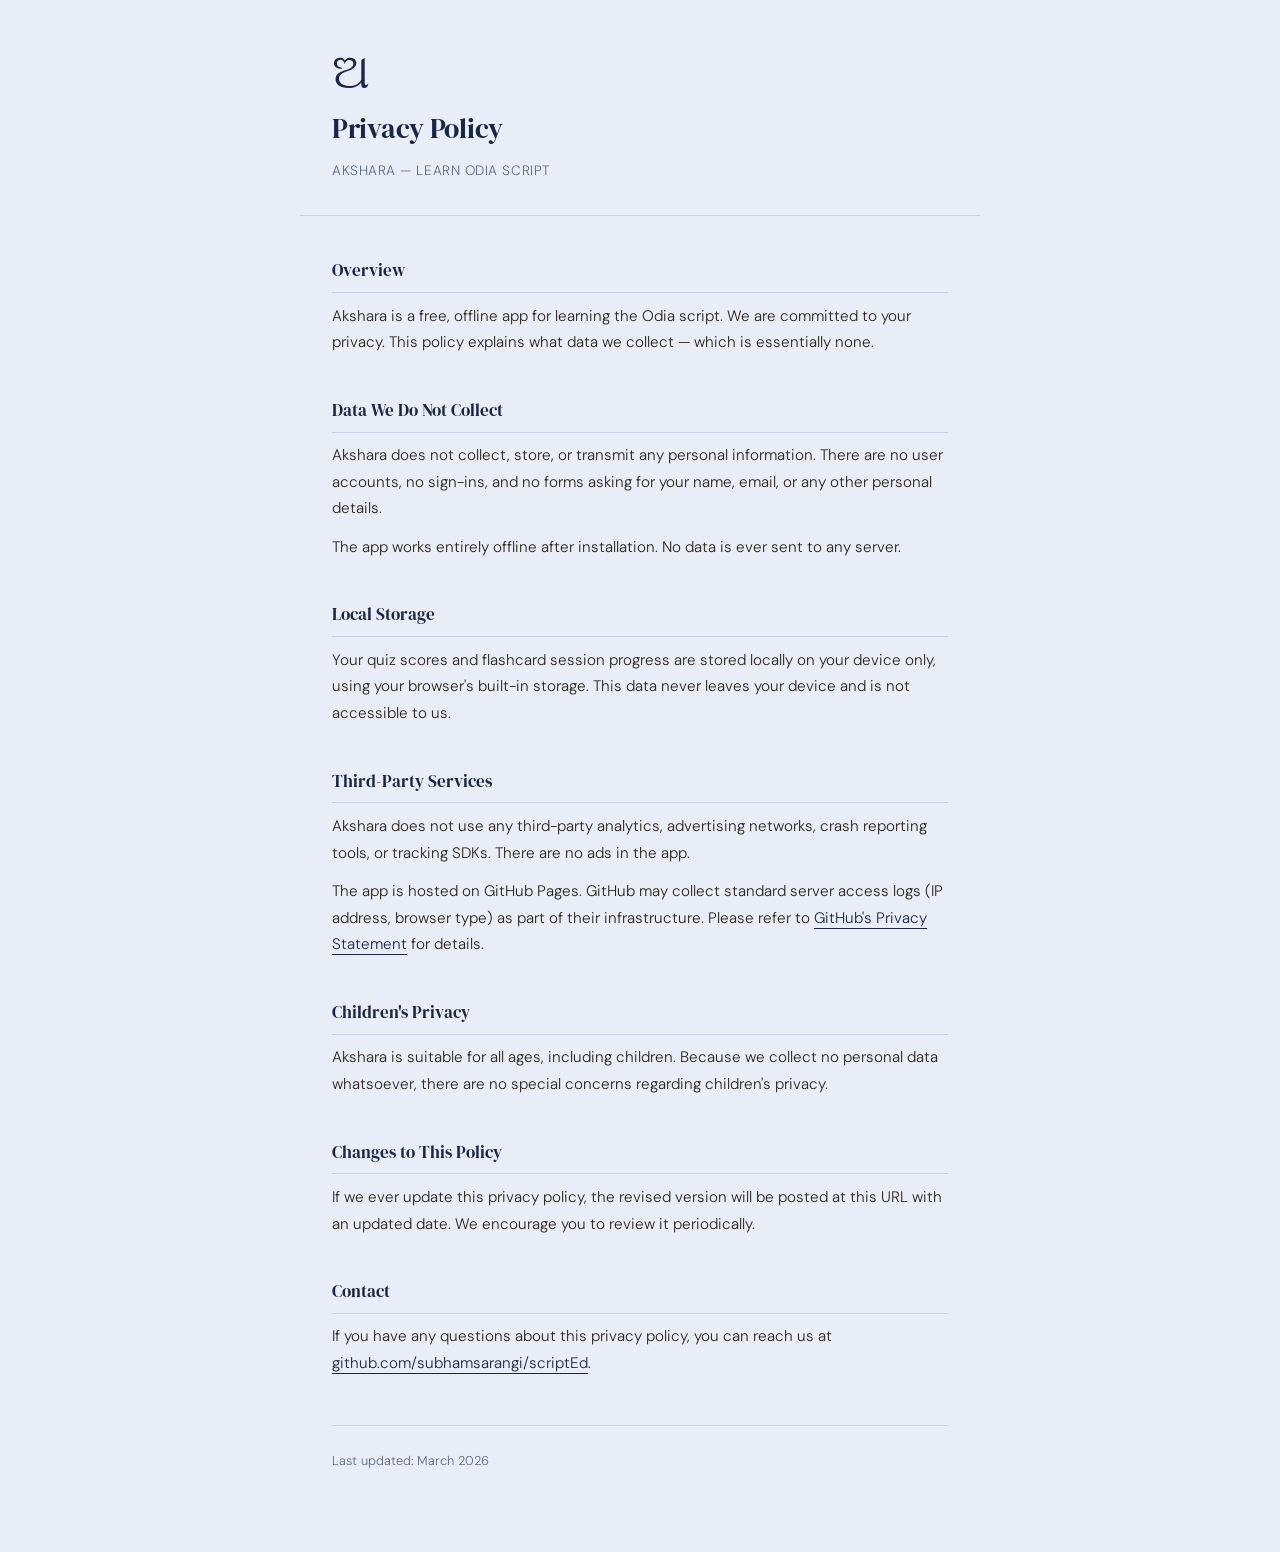
<file: privacy.html>
<!DOCTYPE html>
<html lang="en">
<head>
  <meta charset="UTF-8" />
  <meta name="viewport" content="width=device-width, initial-scale=1.0" />
  <title>Privacy Policy — Akshara</title>
  <link href="https://fonts.googleapis.com/css2?family=Tiro+Odia&family=DM+Serif+Display&family=DM+Sans:wght@300;400;500&display=swap" rel="stylesheet" />
  <style>
    *, *::before, *::after { box-sizing: border-box; margin: 0; padding: 0; }

    :root {
      --ink: #1a2744;
      --muted: #5a6a8a;
      --accent: #1a2744;
      --bg: #e8edf8;
      --rule: #c8d2e8;
    }

    body {
      background: var(--bg);
      color: var(--ink);
      font-family: 'DM Sans', sans-serif;
      font-weight: 300;
      line-height: 1.75;
      min-height: 100vh;
    }

    header {
      border-bottom: 1px solid var(--rule);
      padding: 3rem 2rem 2rem;
      max-width: 680px;
      margin: 0 auto;
    }

    .odia-glyph {
      font-family: 'Tiro Odia', serif;
      font-size: 3rem;
      color: var(--accent);
      display: block;
      margin-bottom: 0.5rem;
      line-height: 1;
    }

    h1 {
      font-family: 'DM Serif Display', serif;
      font-size: 1.75rem;
      font-weight: 400;
      letter-spacing: -0.01em;
      color: var(--ink);
    }

    .subtitle {
      font-size: 0.85rem;
      color: var(--muted);
      margin-top: 0.4rem;
      letter-spacing: 0.04em;
      text-transform: uppercase;
    }

    main {
      max-width: 680px;
      margin: 0 auto;
      padding: 2.5rem 2rem 5rem;
    }

    section {
      margin-bottom: 2.5rem;
    }

    h2 {
      font-family: 'DM Serif Display', serif;
      font-size: 1.05rem;
      font-weight: 400;
      color: var(--accent);
      margin-bottom: 0.6rem;
      padding-bottom: 0.4rem;
      border-bottom: 1px solid var(--rule);
    }

    p {
      font-size: 0.95rem;
      color: #2e2418;
      margin-bottom: 0.75rem;
    }

    p:last-child { margin-bottom: 0; }

    a {
      color: var(--accent);
      text-decoration: none;
      border-bottom: 1px solid currentColor;
    }

    .updated {
      font-size: 0.8rem;
      color: var(--muted);
      margin-top: 3rem;
      padding-top: 1.5rem;
      border-top: 1px solid var(--rule);
    }
  </style>
</head>
<body>

  <header>
    <span class="odia-glyph">ଅ</span>
    <h1>Privacy Policy</h1>
    <p class="subtitle">Akshara &mdash; Learn Odia Script</p>
  </header>

  <main>

    <section>
      <h2>Overview</h2>
      <p>Akshara is a free, offline app for learning the Odia script. We are committed to your privacy. This policy explains what data we collect — which is essentially none.</p>
    </section>

    <section>
      <h2>Data We Do Not Collect</h2>
      <p>Akshara does not collect, store, or transmit any personal information. There are no user accounts, no sign-ins, and no forms asking for your name, email, or any other personal details.</p>
      <p>The app works entirely offline after installation. No data is ever sent to any server.</p>
    </section>

    <section>
      <h2>Local Storage</h2>
      <p>Your quiz scores and flashcard session progress are stored locally on your device only, using your browser's built-in storage. This data never leaves your device and is not accessible to us.</p>
    </section>

    <section>
      <h2>Third-Party Services</h2>
      <p>Akshara does not use any third-party analytics, advertising networks, crash reporting tools, or tracking SDKs. There are no ads in the app.</p>
      <p>The app is hosted on GitHub Pages. GitHub may collect standard server access logs (IP address, browser type) as part of their infrastructure. Please refer to <a href="https://docs.github.com/en/site-policy/privacy-policies/github-general-privacy-statement" target="_blank" rel="noopener">GitHub's Privacy Statement</a> for details.</p>
    </section>

    <section>
      <h2>Children's Privacy</h2>
      <p>Akshara is suitable for all ages, including children. Because we collect no personal data whatsoever, there are no special concerns regarding children's privacy.</p>
    </section>

    <section>
      <h2>Changes to This Policy</h2>
      <p>If we ever update this privacy policy, the revised version will be posted at this URL with an updated date. We encourage you to review it periodically.</p>
    </section>

    <section>
      <h2>Contact</h2>
      <p>If you have any questions about this privacy policy, you can reach us at <a href="https://github.com/subhamsarangi/scriptEd" target="_blank" rel="noopener">github.com/subhamsarangi/scriptEd</a>.</p>
    </section>

    <p class="updated">Last updated: March 2026</p>

  </main>

</body>
</html>
</file>
